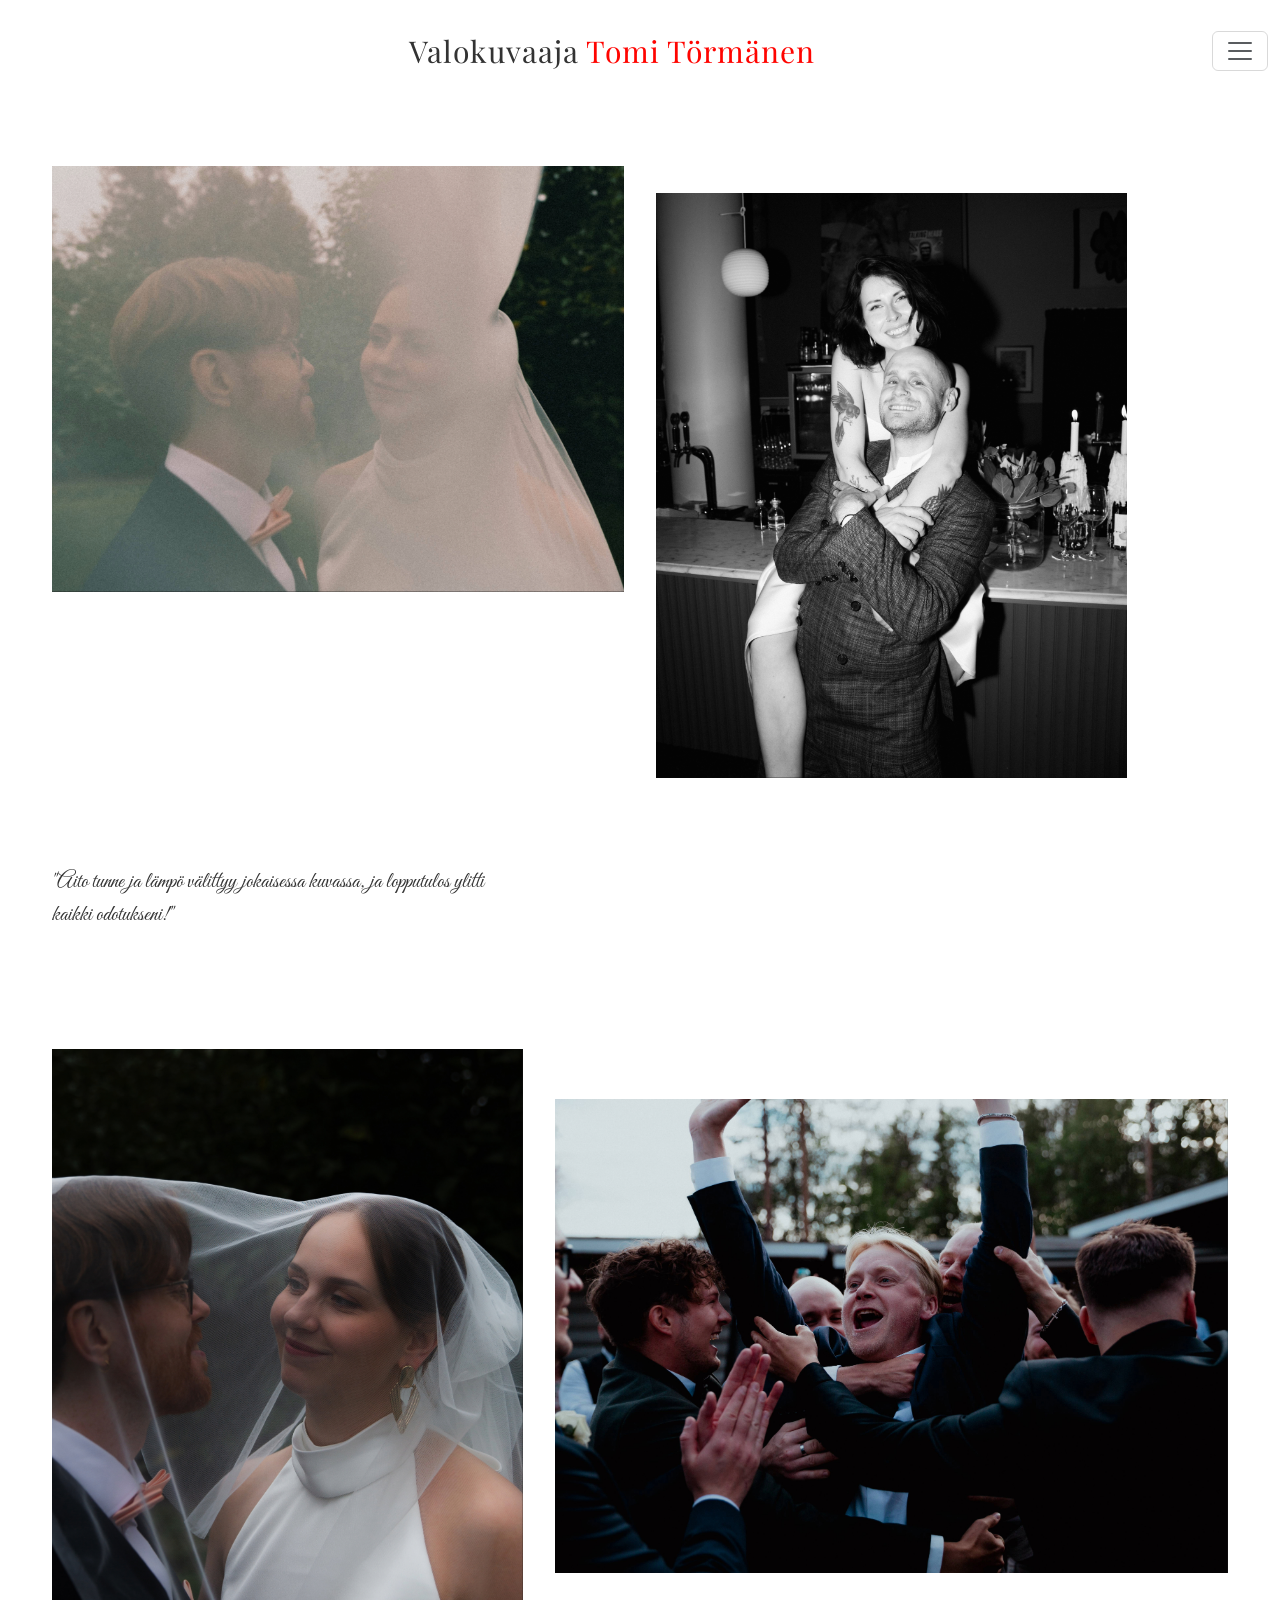
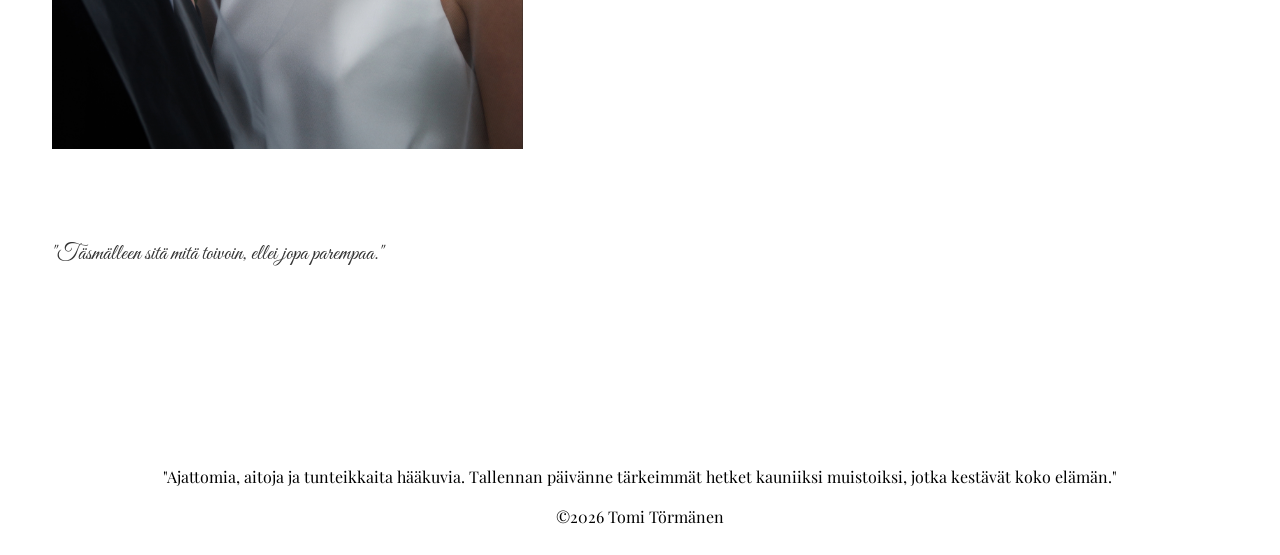
<file: index.html>
<!doctype html>
<html lang="en">
  <head>
    <meta charset="utf-8">
    <meta name="viewport" content="width=device-width, initial-scale=1">
    <title>Valokuvaaja Tomi Törmänen – Hääkuvat ja muotokuvaus</title>
    <meta name="description" content="Valokuvaaja Tomi Törmänen tarjoaa kauniita ja aitoja hääkuvia, muotokuvia ja tapahtumakuvausta. Tallennan tärkeimmät hetket tyylillä ja tunteella.">
    <meta name="keywords" content="valokuvaaja, hääkuva, muotokuva, tapahtumakuvaus, hääkuvat, valokuvaus">
    <meta name="robots" content="index, follow">
    <link href="https://cdn.jsdelivr.net/npm/bootstrap@5.3.3/dist/css/bootstrap.min.css"
    rel="stylesheet" integrity="sha384-QWTKZyjpPEjISv5WaRU9OFeRpok6YctnYmDr5pNlyT2bRjXh0JMhjY6hW+ALEwIH" crossorigin="anonymous">
    <link rel="stylesheet" href="css/css.css">
    <link rel="preconnect" href="https://fonts.googleapis.com">
    <link href="https://fonts.googleapis.com/css2?family=Great+Vibes&display=swap" rel="stylesheet">
    <link rel="preconnect" href="https://fonts.gstatic.com" crossorigin>
    <link href="https://fonts.googleapis.com/css2?family=Playfair+Display:wght@400;700&display=swap" rel="stylesheet">
  </head>
  <body>
    <div id="background-overlay"></div>
    <nav class="navbar bg-luonto sticky-top">
      <div class="container-fluid d-flex justify-content-between align-items-center">
        <a href="index.html" class="navbar-brand text-center mx-auto" id="figtree-uniquifier">
          <h1 class="logo-text">Valokuvaaja <span>Tomi Törmänen</span></h1>
        </a>
        <button class="navbar-toggler" type="button" data-bs-toggle="collapse" data-bs-target="#collapsibleNavbar">
          <span class="navbar-toggler-icon"></span>
        </button>
      </div>
      <div class="collapse navbar-collapse" id="collapsibleNavbar">
        <ul class="navbar-nav">
          <li class="nav-item"><a class="nav-link" href="index.html">Etusivu</a></li>
          <li class="nav-item"><a class="nav-link" href="mina.html">Kuka olen?</a></li>
          <li class="nav-item"><a class="nav-link" href="hinnasto.html">Hinnasto</a></li>
          <li class="nav-item"><a class="nav-link" href="yhteydenotto.html">Ota yhteyttä</a></li>
          <li class="nav-item"><a class="nav-link" href="portfolio.html">Portfolio</a></li>
        </ul>
      </div>
    </nav>
    <div class="container-fluid p-5">
      <div class="row">
        <div class="col-md-6 p-3">
          <img src="images2/_S5A5668.jpg" class="img-fluid" alt="Hääpari romanttisessa hääkuvassa luonnon keskellä">
        </div>
        <div class="col-md-5 p-3">
          <img src="images2/_S5A1078.jpg" class="img-fluid" style="margin-top: 27px;" alt="Hääpari poseeraamassa hääkuvauksessa luonnonvalossa">
        </div>
        <div class="col-md-5 p-3 bg-luonto tyhja-boksi"" style="margin-bottom: 27px;">
          <p class="arvostelu">"Aito tunne ja lämpö välittyy jokaisessa kuvassa, ja lopputulos ylitti kaikki odotukseni!"</p>
        </div>
      </div>
      <div class="row2"></div>
      <div class="row mt-2">
        <div class="col-md-5 p-3">
          <img src="images2/_S5A5626.jpg" class="img-fluid" alt="Romanttinen hääkuva pariskunnasta ulkona auringonvalossa">
        </div>
        <div class="col-md-7 p-3">
          <img src="images2/_S5A5570.jpg" class="img-fluid" style="margin-top: 50px;" alt="Hääkuva">
        </div>
        <div class="col-md-5 p-3 bg-luonto tyhja-boksi" style="margin-bottom: 100px;">
          <p class="arvostelu">"Täsmälleen sitä mitä toivoin, ellei jopa parempaa."</p>
        </div>
      </div>
    </div>
    <div class="row3"></div>
    <footer class="footer">
      <div class="row">
        <p>"Ajattomia, aitoja ja tunteikkaita hääkuvia. Tallennan päivänne tärkeimmät hetket kauniiksi muistoiksi, jotka kestävät koko elämän."</p>
        <p>&copy;2026 Tomi Törmänen</p>
      </div>
    </footer>
    <script src="https://cdn.jsdelivr.net/npm/bootstrap@5.3.3/dist/js/bootstrap.bundle.min.js" 
    integrity="sha384-YvpcrYf0tY3lHB60NNkmXc5s9fDVZLESaAA55NDzOxhy9GkcIdslK1eN7N6jIeHz" crossorigin="anonymous"></script>
    <script src="https://cdn.jsdelivr.net/npm/@popperjs/core@2.11.8/dist/umd/popper.min.js" 
    integrity="sha384-I7E8VVD/ismYTF4hNIPjVp/Zjvgyol6VFvRkX/vR+Vc4jQkC+hVqc2pM8ODewa9r" crossorigin="anonymous"></script>
  </body>
</html>
</file>
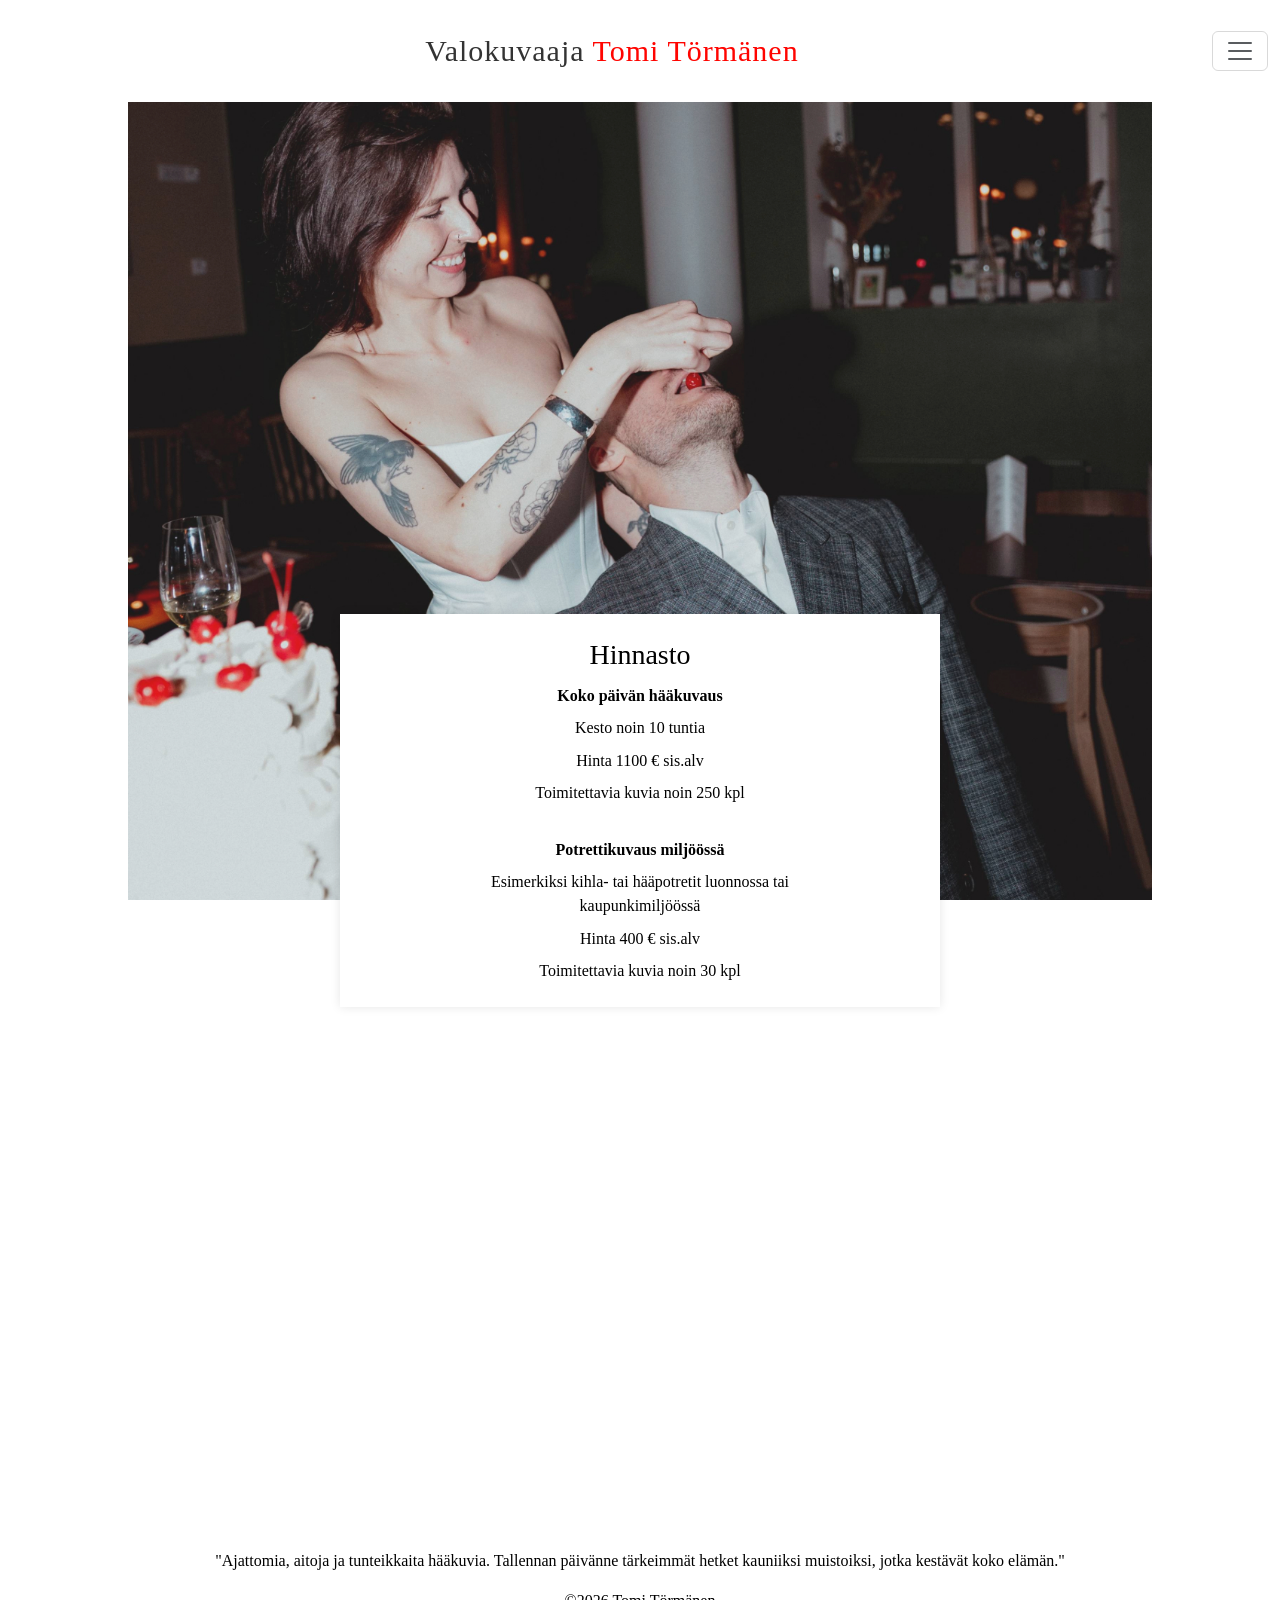
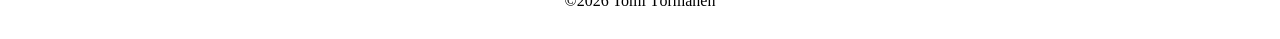
<file: hinnasto.html>
<!doctype html>
<html lang="en">
  <head>
    <meta charset="utf-8">
    <meta name="viewport" content="width=device-width, initial-scale=1">
    <title>Valokuvaaja Tomi Törmänen</title>
    <link href="https://cdn.jsdelivr.net/npm/bootstrap@5.3.3/dist/css/bootstrap.min.css"
    rel="stylesheet" integrity="sha384-QWTKZyjpPEjISv5WaRU9OFeRpok6YctnYmDr5pNlyT2bRjXh0JMhjY6hW+ALEwIH" crossorigin="anonymous">
    <link rel="stylesheet" href="css/css.css">

    <link rel="preconnect" href="https://fonts.googleapis.com">
    <link rel="preconnect" href="https://fonts.gstatic.com" crossorigin>
    <link href="https://fonts.googleapis.com/css2?family=Figtree:ital,wght@0,300..900;1,300..900&display=swap" rel="stylesheet">
   


  </head>

  <body>

    


    <nav class="navbar bg-luonto sticky-top">
      <div class="container-fluid d-flex justify-content-between align-items-center">
        <a href="index.html" class="navbar-brand text-center mx-auto" id="figtree-uniquifier">
          <h1 class="logo-text">Valokuvaaja <span>Tomi Törmänen</span></h1>
        </a>
        
        <button class="navbar-toggler" type="button" data-bs-toggle="collapse" data-bs-target="#collapsibleNavbar">
          <span class="navbar-toggler-icon"></span>
        </button>
      </div>
      <div class="collapse navbar-collapse" id="collapsibleNavbar">
        <ul class="navbar-nav">
          <li class="nav-item">
            <a class="nav-link" href="index.html">Etusivu</a>
          </li>
          <li class="nav-item">
            <a class="nav-link" href="mina.html">Kuka olen?</a>
          </li>
          <li class="nav-item">
            <a class="nav-link" href="hinnasto.html">Hinnasto</a>
          </li>
          <li class="nav-item">
            <a class="nav-link" href="yhteydenotto.html">Ota yhteyttä</a>
          </li>
          <li class="nav-item">
            <a class="nav-link" href="portfolio.html">Portfolio</a>
          </li>
        </ul>
      </div>
    </nav>

    <div id="background-overlay2" class="img-fluid"></div>

  <div class="content">
  <div class="hinta-container">
    <div class="hinta-sisältö">

      <div class="hinta-otsikko">
        <h3 class="otsikko2">Hinnasto</h3>
      </div>

      <div class="hinta-teksti">
        <b>Koko päivän hääkuvaus</b>
      </div>
      <div class="hinta-teksti">
        Kesto noin 10 tuntia
      </div>
      <div class="hinta-teksti">
        Hinta 1100 € sis.alv
      </div>
      <div class="hinta-teksti">
        Toimitettavia kuvia noin 250 kpl
      </div>

      <br>

      <div class="hinta-teksti">
        <b>Potrettikuvaus miljöössä</b>
      </div>
      <div class="hinta-teksti">
        Esimerkiksi kihla- tai hääpotretit luonnossa tai kaupunkimiljöössä
      </div>
      <div class="hinta-teksti">
        Hinta 400 € sis.alv
      </div>
      <div class="hinta-teksti">
        Toimitettavia kuvia noin 30 kpl
      </div>

    </div>
  </div>
</div>

 <div class="row3"></div>


 <footer class="footer">
  <div class="row">
    <p>"Ajattomia, aitoja ja tunteikkaita hääkuvia. Tallennan päivänne tärkeimmät hetket kauniiksi muistoiksi, jotka kestävät koko elämän."</p>
    <p>&copy;2026 Tomi Törmänen</p>
  </div>
</footer>
  




    <script src="https://cdn.jsdelivr.net/npm/bootstrap@5.3.3/dist/js/bootstrap.bundle.min.js" 
    integrity="sha384-YvpcrYf0tY3lHB60NNkmXc5s9fDVZLESaAA55NDzOxhy9GkcIdslK1eN7N6jIeHz" crossorigin="anonymous"></script>

    <script src="https://cdn.jsdelivr.net/npm/@popperjs/core@2.11.8/dist/umd/popper.min.js" 
    integrity="sha384-I7E8VVD/ismYTF4hNIPjVp/Zjvgyol6VFvRkX/vR+Vc4jQkC+hVqc2pM8ODewa9r" crossorigin="anonymous"></script>

  </body>

</html>
</file>
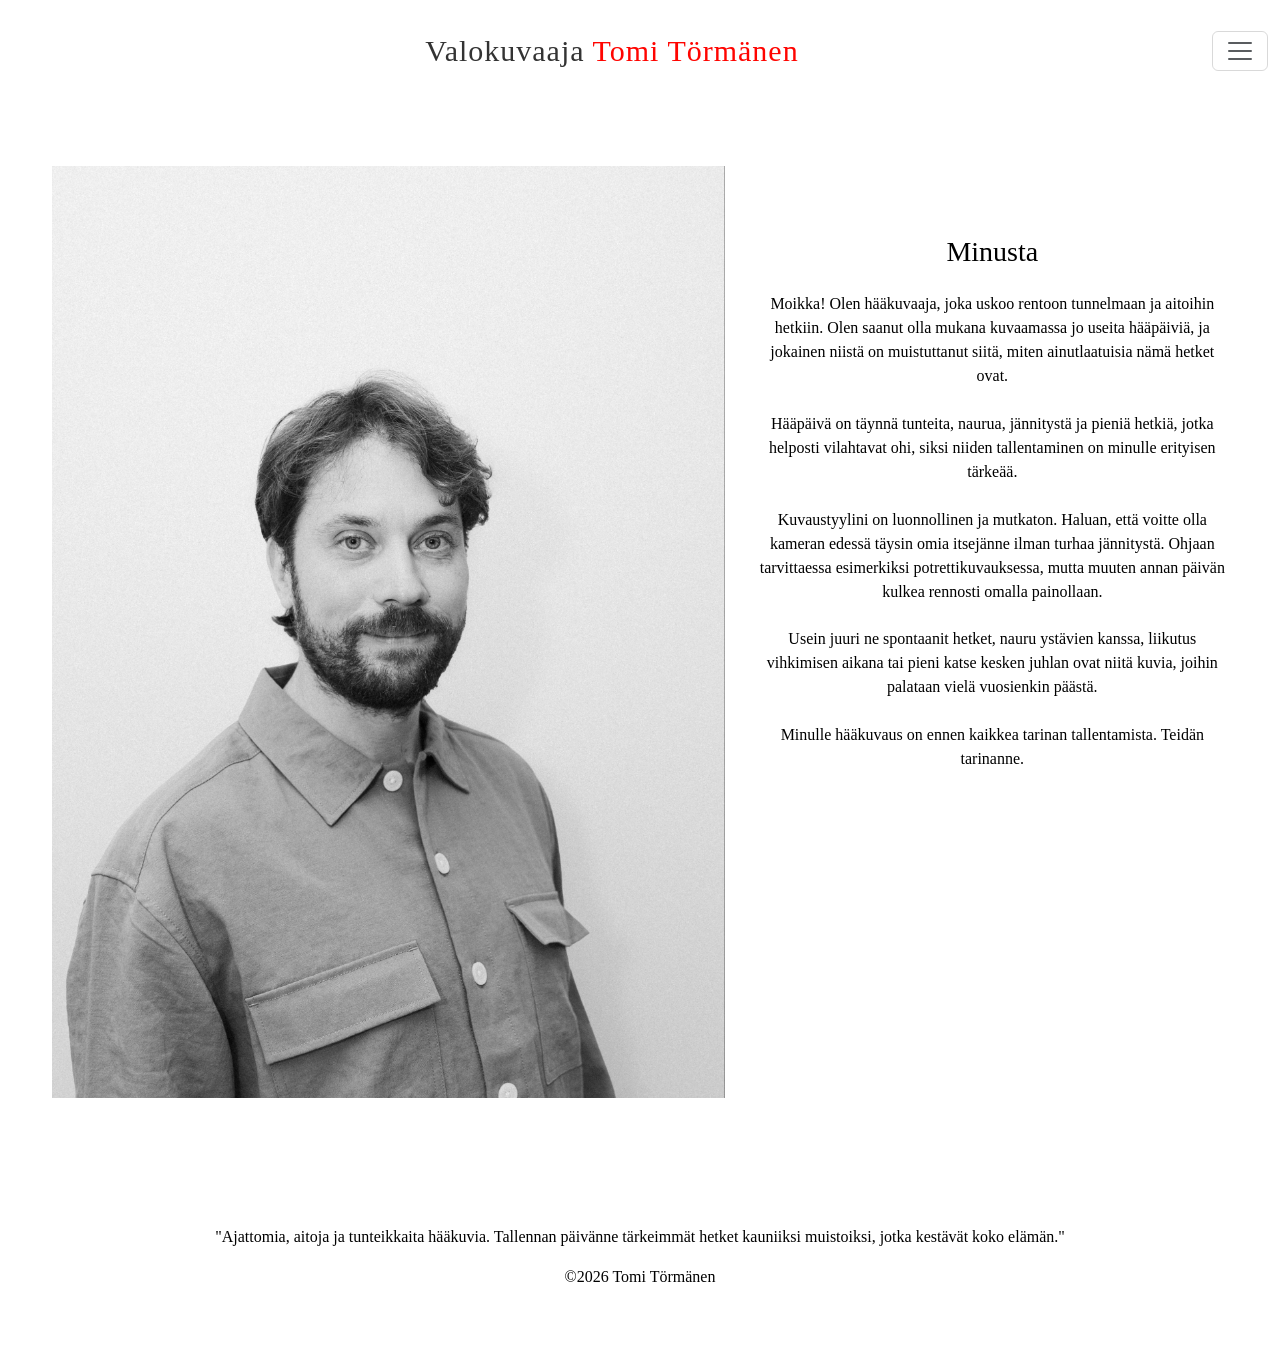
<file: mina.html>
<!doctype html>
<html lang="en">
  <head>
    <meta charset="utf-8">
    <meta name="viewport" content="width=device-width, initial-scale=1">
    <title>Valokuvaaja Tomi Törmänen</title>
    <link href="https://cdn.jsdelivr.net/npm/bootstrap@5.3.3/dist/css/bootstrap.min.css"
    rel="stylesheet" integrity="sha384-QWTKZyjpPEjISv5WaRU9OFeRpok6YctnYmDr5pNlyT2bRjXh0JMhjY6hW+ALEwIH" crossorigin="anonymous">
    <link rel="stylesheet" href="css/css.css">

    <link rel="preconnect" href="https://fonts.googleapis.com">
    <link rel="preconnect" href="https://fonts.gstatic.com" crossorigin>
    <link href="https://fonts.googleapis.com/css2?family=Figtree:ital,wght@0,300..900;1,300..900&display=swap" rel="stylesheet">
   


  </head>

  <body>

    <div id="background-overlay">Kuva</div>


    <nav class="navbar bg-luonto sticky-top">
      <div class="container-fluid d-flex justify-content-between align-items-center">
        <a href="index.html" class="navbar-brand text-center mx-auto" id="figtree-uniquifier">
          <h1 class="logo-text">Valokuvaaja <span>Tomi Törmänen</span></h1>
        </a>
        
        <button class="navbar-toggler" type="button" data-bs-toggle="collapse" data-bs-target="#collapsibleNavbar">
          <span class="navbar-toggler-icon"></span>
        </button>
      </div>
      <div class="collapse navbar-collapse" id="collapsibleNavbar">
        <ul class="navbar-nav">
          <li class="nav-item">
            <a class="nav-link" href="index.html">Etusivu</a>
          </li>
          <li class="nav-item">
            <a class="nav-link" href="mina.html">Kuka olen?</a>
          </li>
          <li class="nav-item">
            <a class="nav-link" href="hinnasto.html">Hinnasto</a>
          </li>
          <li class="nav-item">
            <a class="nav-link" href="yhteydenotto.html">Ota yhteyttä</a>
          </li>
          <li class="nav-item">
            <a class="nav-link" href="portfolio.html">Portfolio</a>
          </li>
        </ul>
      </div>
    </nav>

    <div class="container-fluid p-5">
      <div class="row">
        <div class="col-md-7 p-3">
          <img src="images2/oma (1 of 1).jpg" class="img-fluid" alt="Kuva 1">
        </div>
        <div class="col-md-5 p-3 bg-luonto rivi1">
          <h3 class="otsikko">Minusta</h3>
          <p class="keskelle">
            Moikka! Olen hääkuvaaja, joka uskoo rentoon tunnelmaan ja aitoihin hetkiin.
            Olen saanut olla mukana kuvaamassa jo useita hääpäiviä, ja jokainen niistä on muistuttanut siitä,
            miten ainutlaatuisia nämä hetket ovat.
          </p>

          <p class="keskelle">
            Hääpäivä on täynnä tunteita, naurua, jännitystä ja pieniä hetkiä,
            jotka helposti vilahtavat ohi, siksi niiden tallentaminen on minulle erityisen tärkeää.
          </p>

          <p class="keskelle">
            Kuvaustyylini on luonnollinen ja mutkaton. Haluan, että voitte olla kameran edessä täysin omia itsejänne ilman turhaa jännitystä.
            Ohjaan tarvittaessa esimerkiksi potrettikuvauksessa, mutta muuten annan päivän kulkea rennosti omalla painollaan.
          </p>

          <p class="keskelle">
            Usein juuri ne spontaanit hetket, nauru ystävien kanssa, liikutus vihkimisen aikana tai pieni katse kesken juhlan 
            ovat niitä kuvia, joihin palataan vielä vuosienkin päästä.
          </p>

          <p class="keskelle">
            Minulle hääkuvaus on ennen kaikkea tarinan tallentamista. Teidän tarinanne.
          </p>

        </div>
      </div>
    

 <div class="row3"></div>


 <footer class="footer">
  <div class="row">
    <p>"Ajattomia, aitoja ja tunteikkaita hääkuvia. Tallennan päivänne tärkeimmät hetket kauniiksi muistoiksi, jotka kestävät koko elämän."</p>
    <p>&copy;2026 Tomi Törmänen</p>
  </div>
</footer>

  




    <script src="https://cdn.jsdelivr.net/npm/bootstrap@5.3.3/dist/js/bootstrap.bundle.min.js" 
    integrity="sha384-YvpcrYf0tY3lHB60NNkmXc5s9fDVZLESaAA55NDzOxhy9GkcIdslK1eN7N6jIeHz" crossorigin="anonymous"></script>

    <script src="https://cdn.jsdelivr.net/npm/@popperjs/core@2.11.8/dist/umd/popper.min.js" 
    integrity="sha384-I7E8VVD/ismYTF4hNIPjVp/Zjvgyol6VFvRkX/vR+Vc4jQkC+hVqc2pM8ODewa9r" crossorigin="anonymous"></script>

  </body>
</html>
</file>
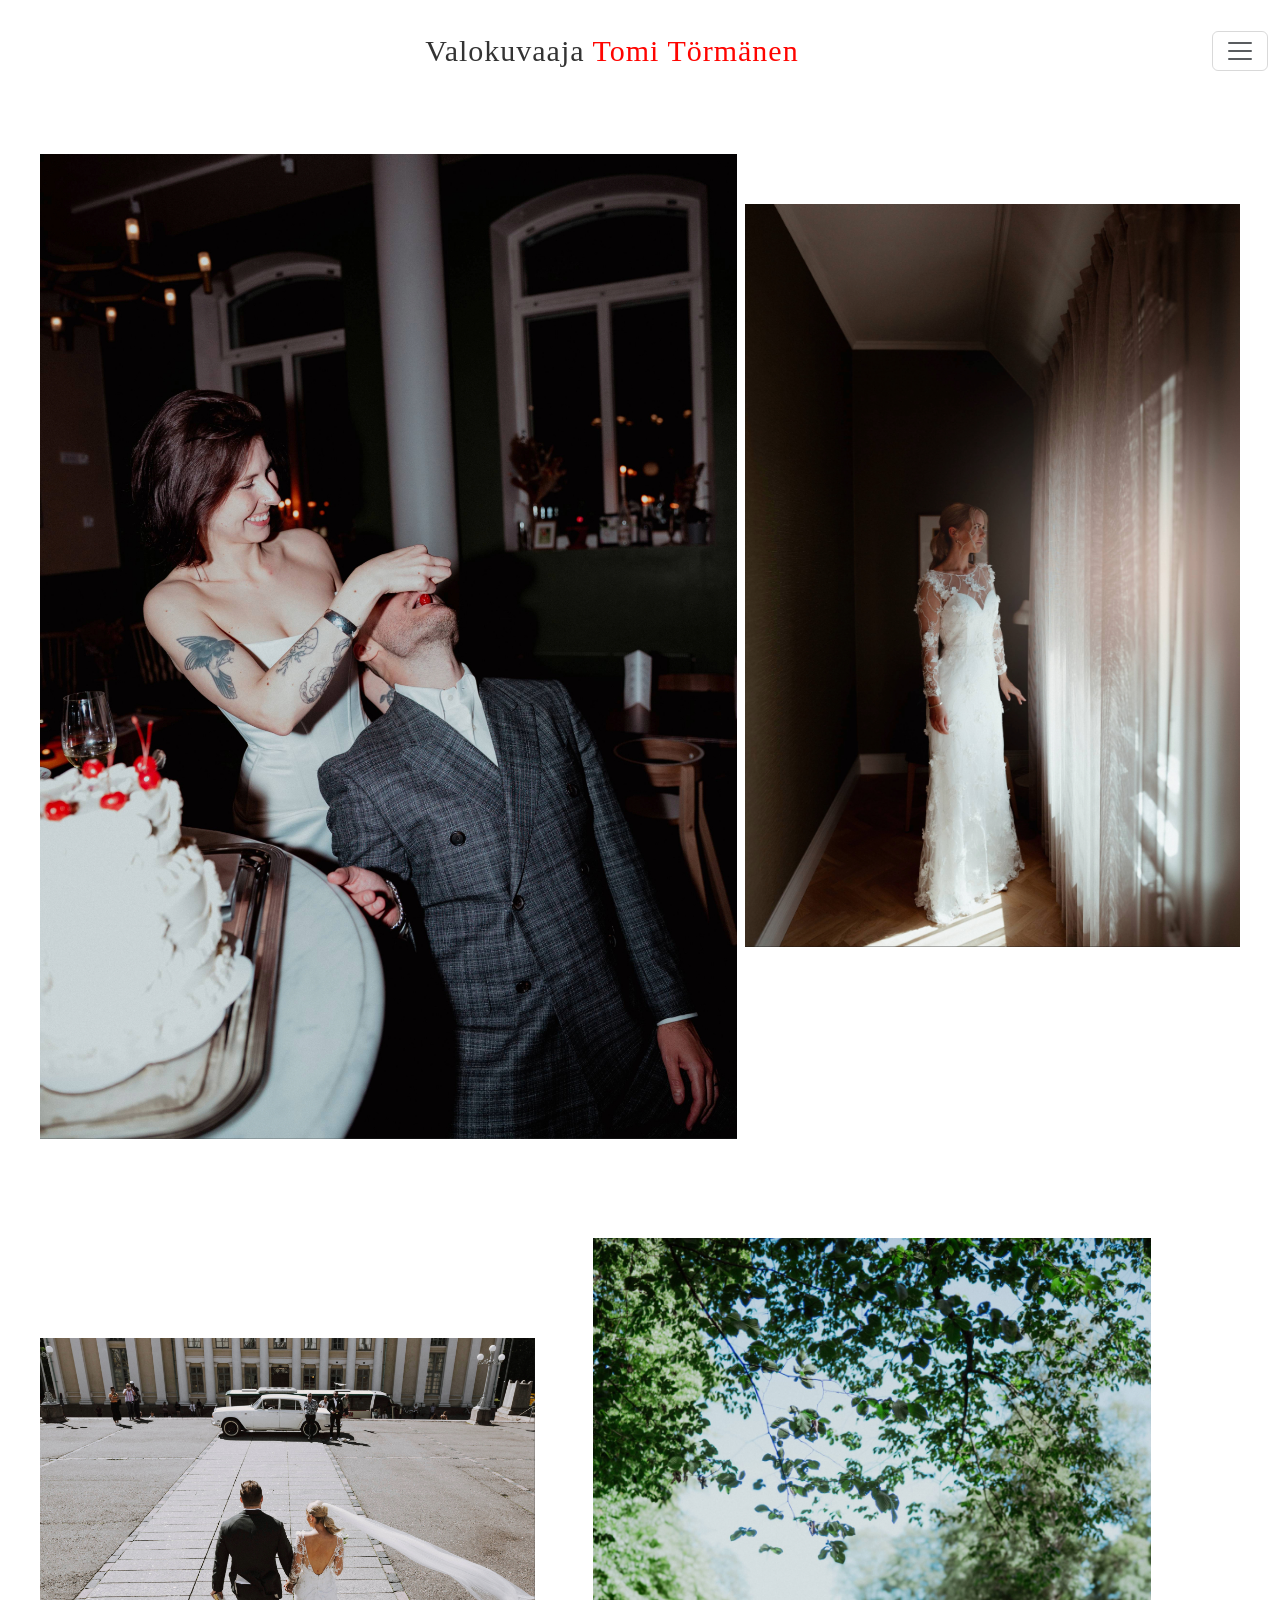
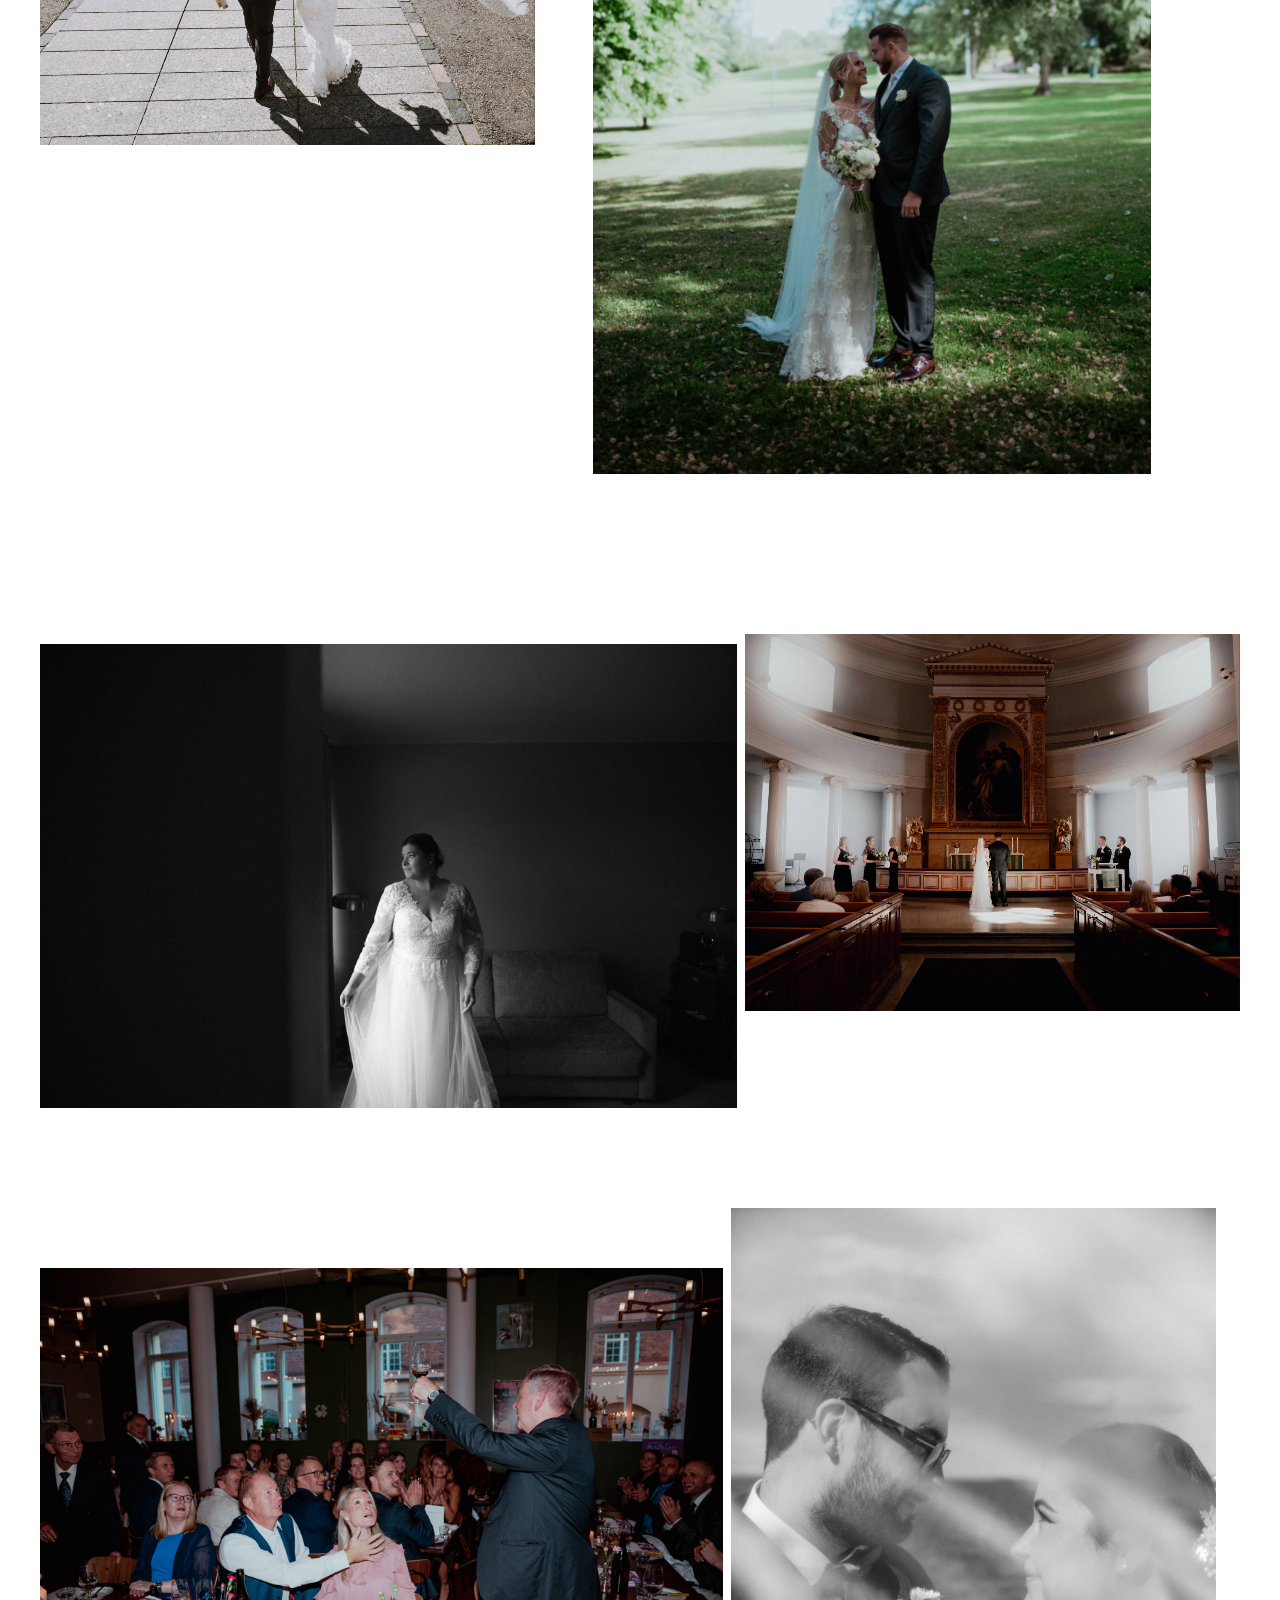
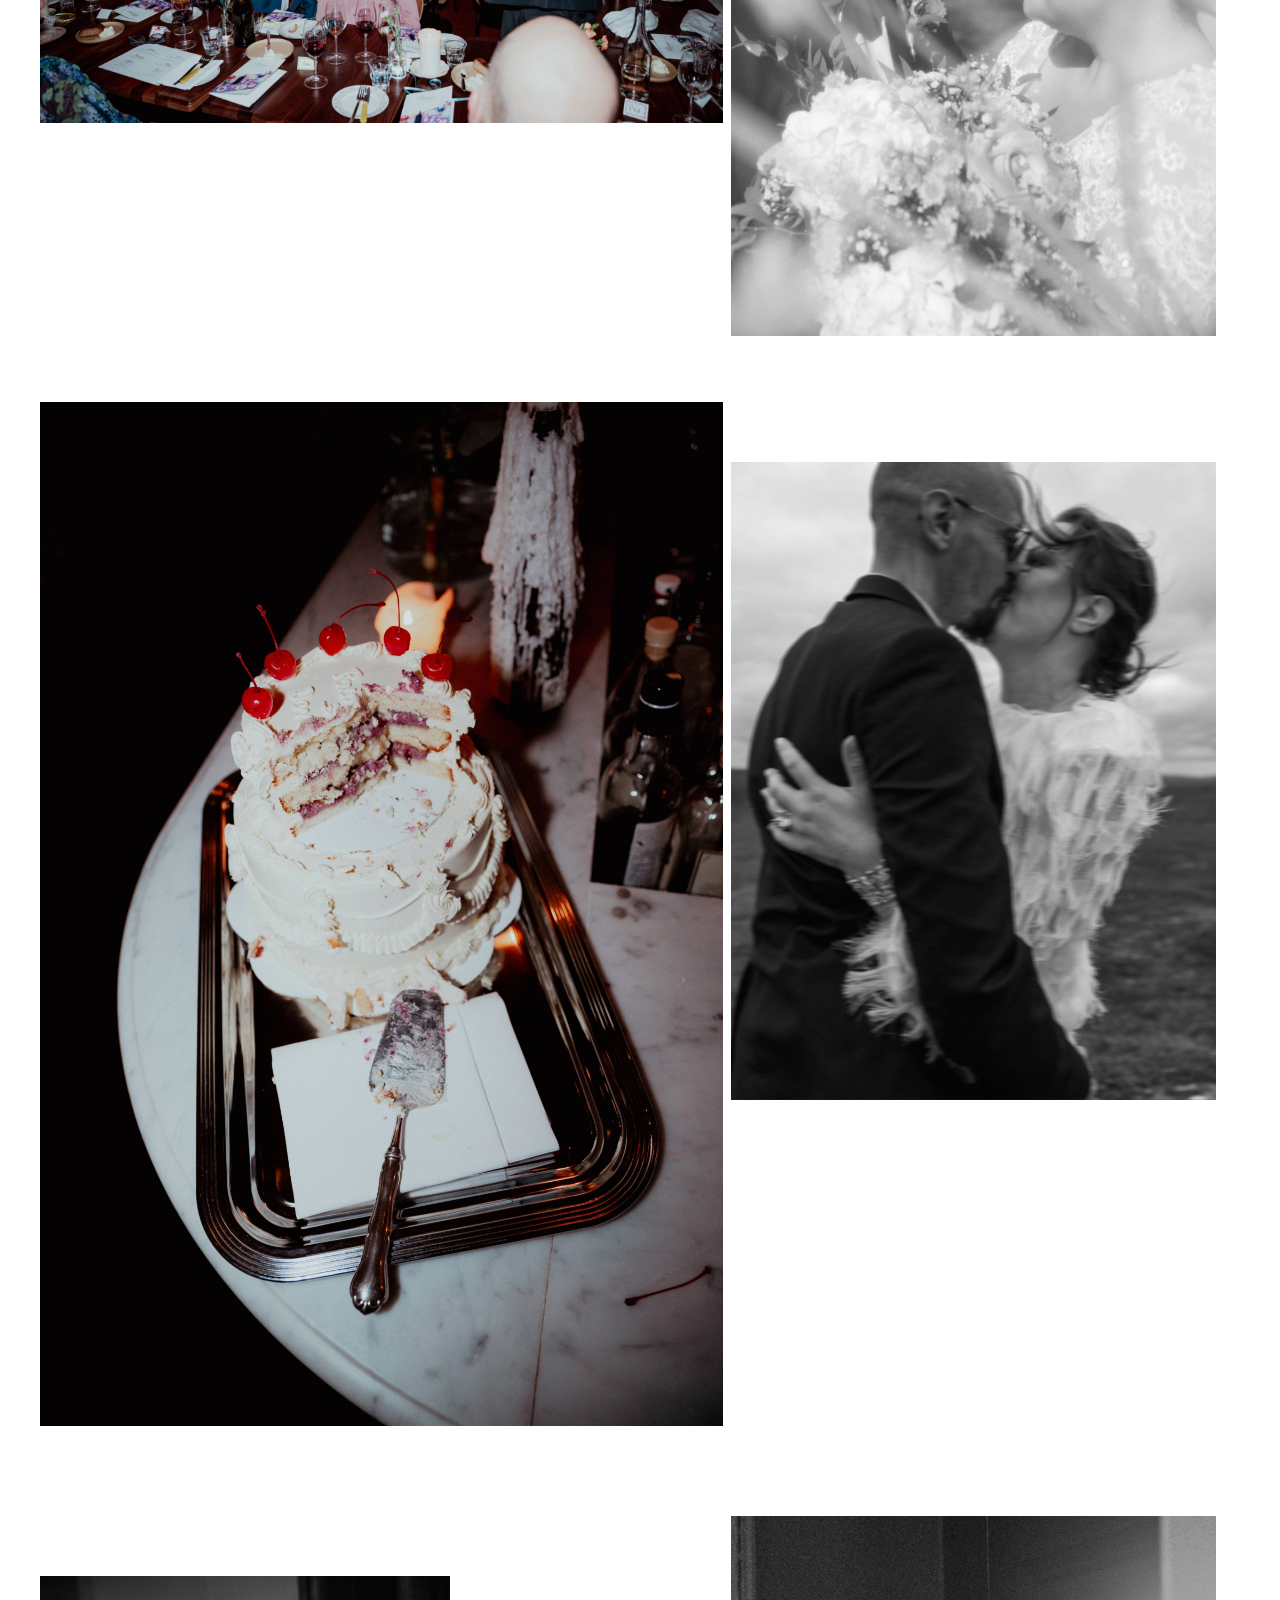
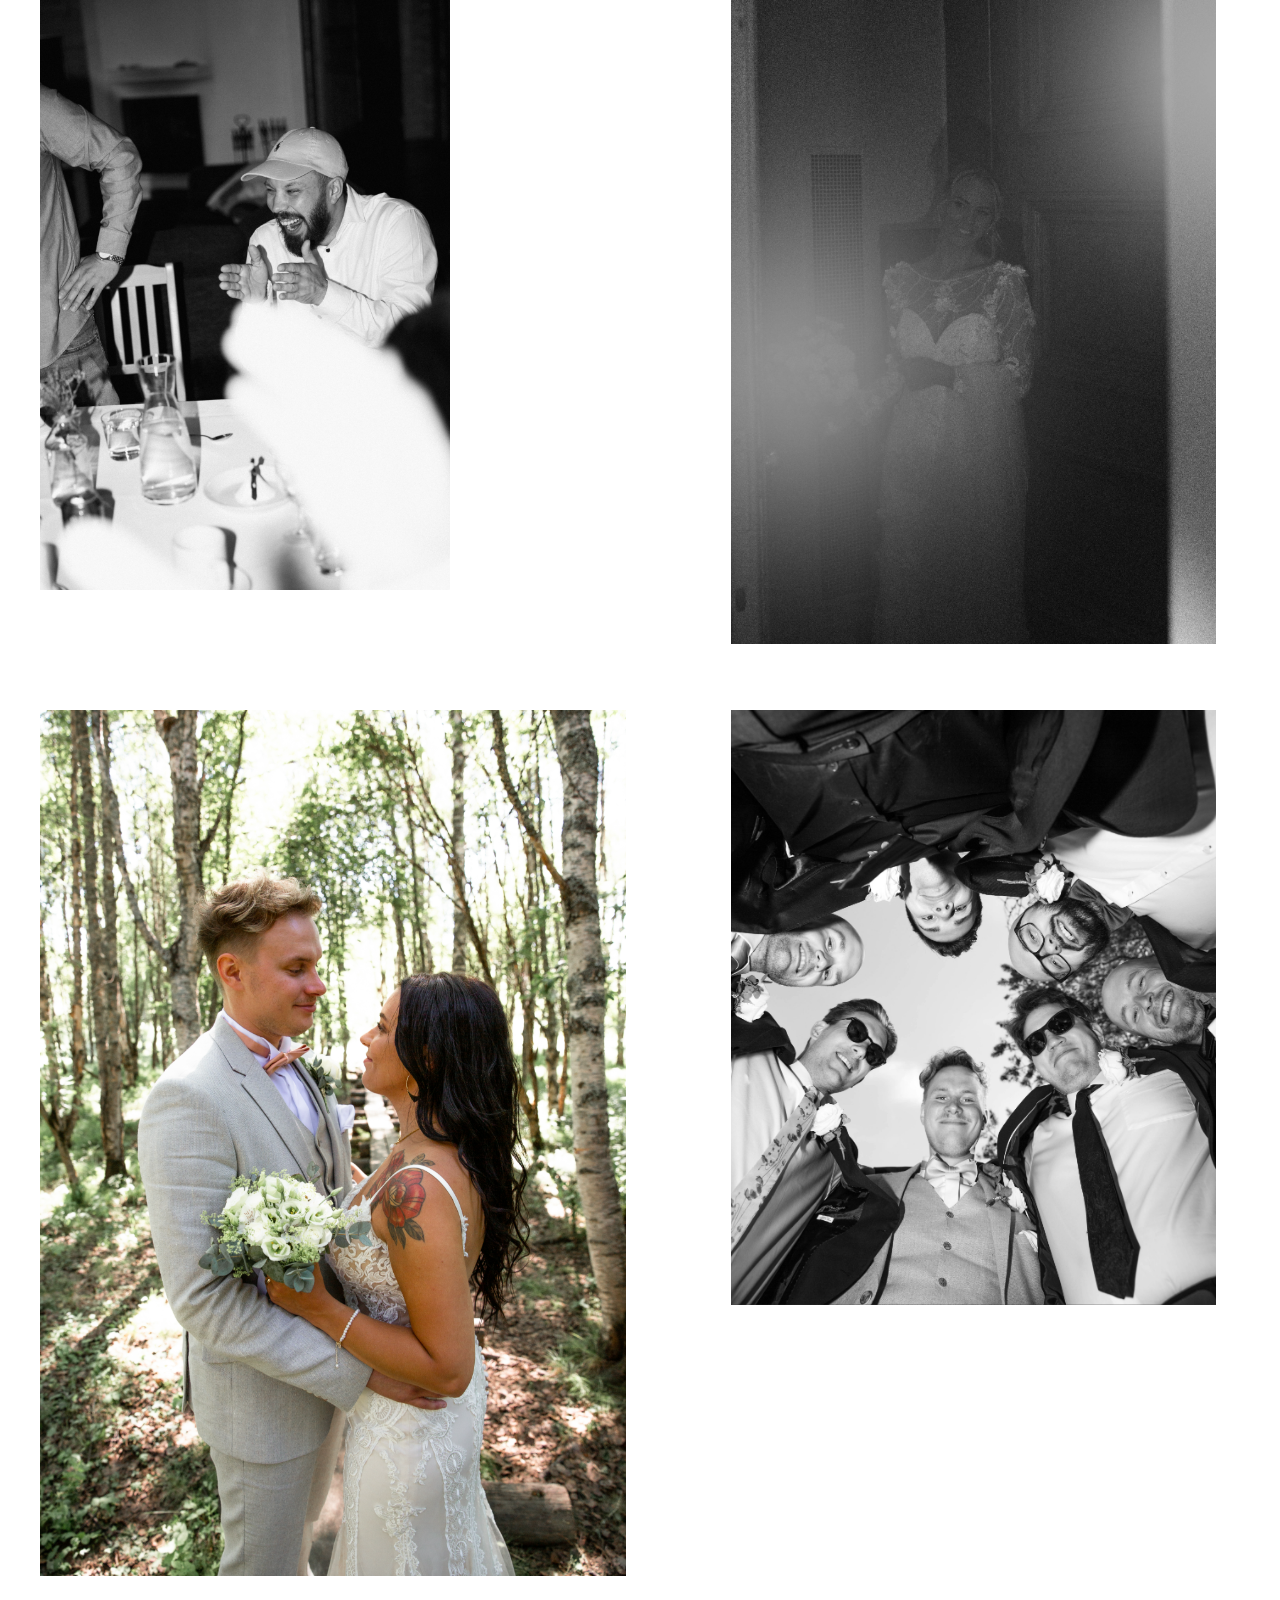
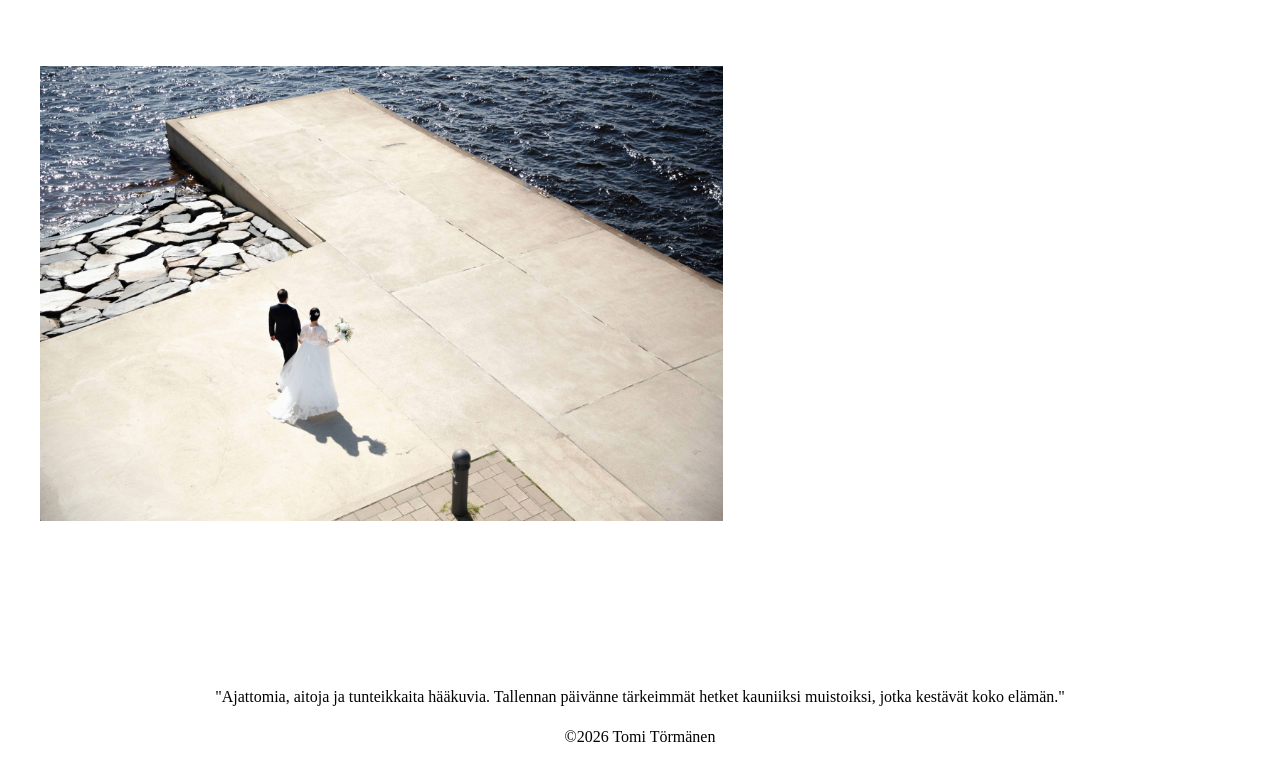
<file: portfolio.html>
<!doctype html>
<html lang="en">
  <head>
    <meta charset="utf-8">
    <meta name="viewport" content="width=device-width, initial-scale=1">
    <title>Hääkuvaaja Tomi Törmänen</title>
    <link href="https://cdn.jsdelivr.net/npm/bootstrap@5.3.3/dist/css/bootstrap.min.css"
    rel="stylesheet" integrity="sha384-QWTKZyjpPEjISv5WaRU9OFeRpok6YctnYmDr5pNlyT2bRjXh0JMhjY6hW+ALEwIH" crossorigin="anonymous">
    <link rel="stylesheet" href="css/css.css">

    <link rel="preconnect" href="https://fonts.googleapis.com">
    <link rel="preconnect" href="https://fonts.gstatic.com" crossorigin>
    <link href="https://fonts.googleapis.com/css2?family=Figtree:ital,wght@0,300..900;1,300..900&display=swap" rel="stylesheet">
   


  </head>

  <body>

    


    <nav class="navbar bg-luonto sticky-top">
      <div class="container-fluid d-flex justify-content-between align-items-center">
        <a href="index.html" class="navbar-brand text-center mx-auto" id="figtree-uniquifier">
          <h1 class="logo-text">Valokuvaaja <span>Tomi Törmänen</span></h1>
        </a>
        
        <button class="navbar-toggler" type="button" data-bs-toggle="collapse" data-bs-target="#collapsibleNavbar">
          <span class="navbar-toggler-icon"></span>
        </button>
      </div>
      <div class="collapse navbar-collapse" id="collapsibleNavbar">
        <ul class="navbar-nav">
          <li class="nav-item">
            <a class="nav-link" href="index.html">Etusivu</a>
          </li>
          <li class="nav-item">
            <a class="nav-link" href="mina.html">Kuka olen?</a>
          </li>
          <li class="nav-item">
            <a class="nav-link" href="hinnasto.html">Hinnasto</a>
          </li>
          <li class="nav-item">
            <a class="nav-link" href="yhteydenotto.html">Ota yhteyttä</a>
          </li>
          <li class="nav-item">
            <a class="nav-link" href="portfolio.html">Portfolio</a>
          </li>
        </ul>
      </div>
    </nav>

    <div class="container-fluid p-5">
  <div class="row">
    <div class="col-md-7 p-1">
      <img src="images2/_S5A0631.jpg" class="img-fluid portfolio-img" alt="Hääkuvaaja">
    </div>
    <div class="col-md-5 p-1">
      <img src="images/_S5A9908-Edit-2.jpg" class="img-fluid portfolio-img" style="margin-top: 50px;" alt="Hääkuvaaja">
    </div>
  </div>

  <div class="row mt-2">
    <div class="col-md-5 p-1">
      <img src="images/_S5A0220.jpg" class="img-fluid portfolio-img" style="margin-top: 100px;" alt="Hääkuvaaja">
    </div>
    <div class="col-md-7 p-1">
      <img src="images/m.jpg" class="img-fluid portfolio-img" style="margin-left: 50px;" width="80%" alt="Hääkuvaaja">
    </div>
  </div>

  <div class="row mt-2">
    <div class="col-md-7 p-1">
      <img src="images/_S5A5764.jpg" class="img-fluid portfolio-img" style="margin-top: 70px;" alt="Hääkuvaaja">
    </div>
    <div class="col-md-5 p-1">
      <img src="images/_S5A0075.jpg" class="img-fluid portfolio-img" style="margin-top: 60px;" alt="Hääkuvaaja">
    </div>
    <div class="row mt-2">
    <div class="col-md-7 p-1">
      <img src="images/_S5A0311.jpg" class="img-fluid portfolio-img" style="margin-top: 60px;" alt="Hääkuvaaja">
    </div>
    <div class="col-md-5 p-1">
      <img src="images/_S5A6587-2.jpg" class="img-fluid portfolio-img" alt="Hääkuvaaja">
    </div>
    <div class="col-md-7 p-1">
      <img src="images/_S5A0671.jpg" class="img-fluid portfolio-img"  alt="Hääkuvaaja">
    </div>
    <div class="col-md-5 p-1">
      <img src="images/_S5A8967-Palautettu.jpg" class="img-fluid portfolio-img" style="margin-top: 60px;" alt="Hääkuvaaja">
    </div>
    <div class="col-md-7 p-1">
      <img src="images/_S5A9575-2.jpg" class="img-fluid portfolio-img" style="margin-top: 60px;" width="60%"  alt="Hääkuvaaja">
    </div>
    <div class="col-md-5 p-1">
      <img src="images/_MG_9521.jpg" class="img-fluid portfolio-img"  alt="Hääkuvaaja">
    </div>
    <div class="col-md-7 p-1">
      <img src="images/Näyttökuva 2026-03-09 214622.png" class="img-fluid portfolio-img"  alt="Hääkuvaaja">
    </div>
    <div class="col-md-5 p-1">
      <img src="images/_S5A4874.jpg" class="img-fluid portfolio-img"  alt="Hääkuvaaja">
    </div>
    <div class="col-md-7 p-1">
      <img src="images/_S5A6298.jpg" class="img-fluid portfolio-img"  alt="Hääkuvaaja">
    </div>
    
    
  </div>
</div>


  </div>
</div>


 <div class="row3"></div>


 <footer class="footer">
  <div class="row">
    <p>"Ajattomia, aitoja ja tunteikkaita hääkuvia. Tallennan päivänne tärkeimmät hetket kauniiksi muistoiksi, jotka kestävät koko elämän."</p>
    <p>&copy;2026 Tomi Törmänen</p>
  </div>
</footer>

  




    <script src="https://cdn.jsdelivr.net/npm/bootstrap@5.3.3/dist/js/bootstrap.bundle.min.js" 
    integrity="sha384-YvpcrYf0tY3lHB60NNkmXc5s9fDVZLESaAA55NDzOxhy9GkcIdslK1eN7N6jIeHz" crossorigin="anonymous"></script>

    <script src="https://cdn.jsdelivr.net/npm/@popperjs/core@2.11.8/dist/umd/popper.min.js" 
    integrity="sha384-I7E8VVD/ismYTF4hNIPjVp/Zjvgyol6VFvRkX/vR+Vc4jQkC+hVqc2pM8ODewa9r" crossorigin="anonymous"></script>

  </body>
</html>
</file>
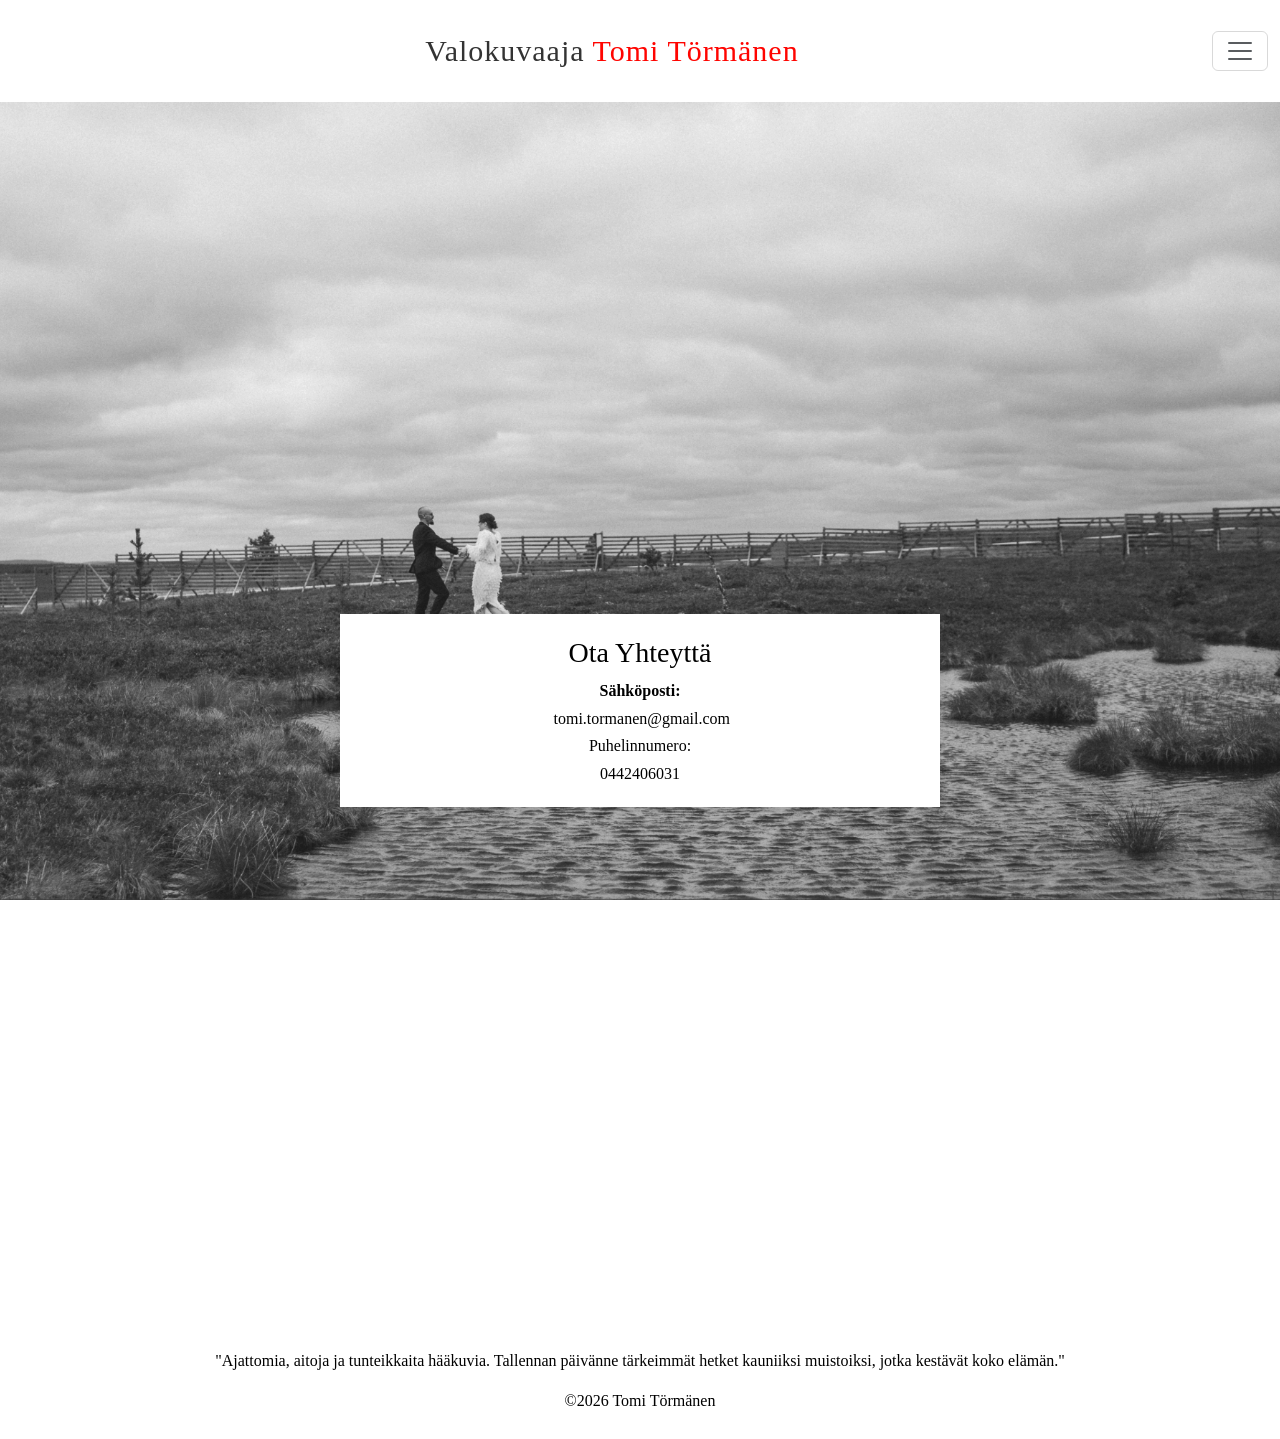
<file: yhteydenotto.html>
<!doctype html>
<html lang="en">
  <head>
    <meta charset="utf-8">
    <meta name="viewport" content="width=device-width, initial-scale=1">
    <title>Valokuvaaja Tomi Törmänen</title>
    <link href="https://cdn.jsdelivr.net/npm/bootstrap@5.3.3/dist/css/bootstrap.min.css"
    rel="stylesheet" integrity="sha384-QWTKZyjpPEjISv5WaRU9OFeRpok6YctnYmDr5pNlyT2bRjXh0JMhjY6hW+ALEwIH" crossorigin="anonymous">
    <link rel="stylesheet" href="css/css.css">

    <link rel="preconnect" href="https://fonts.googleapis.com">
    <link rel="preconnect" href="https://fonts.gstatic.com" crossorigin>
    <link href="https://fonts.googleapis.com/css2?family=Figtree:ital,wght@0,300..900;1,300..900&display=swap" rel="stylesheet">
   


  </head>

  <body>


    <nav class="navbar bg-luonto sticky-top">
      <div class="container-fluid d-flex justify-content-between align-items-center">
        <a href="index.html" class="navbar-brand text-center mx-auto" id="figtree-uniquifier">
          <h1 class="logo-text">Valokuvaaja <span>Tomi Törmänen</span></h1>
        </a>
        
        <button class="navbar-toggler" type="button" data-bs-toggle="collapse" data-bs-target="#collapsibleNavbar">
          <span class="navbar-toggler-icon"></span>
        </button>
      </div>
      <div class="collapse navbar-collapse" id="collapsibleNavbar">
        <ul class="navbar-nav">
          <li class="nav-item">
            <a class="nav-link" href="index.html">Etusivu</a>
          </li>
          <li class="nav-item">
            <a class="nav-link" href="mina.html">Kuka olen?</a>
          </li>
          <li class="nav-item">
            <a class="nav-link" href="hinnasto.html">Hinnasto</a>
          </li>
          <li class="nav-item">
            <a class="nav-link" href="yhteydenotto.html">Ota yhteyttä</a>
          </li>
          <li class="nav-item">
            <a class="nav-link" href="portfolio.html">Portfolio</a>
          </li>
        </ul>
      </div>
    </nav>

    <div id="background-overlay3" class="img-fluid"></div>
    
    <div class="content">
  <div class="hinta-container">
    <div class="hinta-sisältö">

      <div class="hinta-otsikko">
        <h3 class="otsikko2">Ota Yhteyttä</h3>
      </div>

      <div class="hinta-teksti">
        <b>Sähköposti:</b>
      </div>
      <div class="hinta-teksti">
        tomi.tormanen@gmail.com
      </div>
      <div class="hinta-teksti">
       Puhelinnumero:
      </div>
      <div class="hinta-teksti">
        0442406031
      </div>


    </div>
  </div>
</div>

 <div class="row3"></div>


 <footer class="footer">
  <div class="row">
    <p>"Ajattomia, aitoja ja tunteikkaita hääkuvia. Tallennan päivänne tärkeimmät hetket kauniiksi muistoiksi, jotka kestävät koko elämän."</p>
    <p>&copy;2026 Tomi Törmänen</p>
  </div>
</footer>

  




    <script src="https://cdn.jsdelivr.net/npm/bootstrap@5.3.3/dist/js/bootstrap.bundle.min.js" 
    integrity="sha384-YvpcrYf0tY3lHB60NNkmXc5s9fDVZLESaAA55NDzOxhy9GkcIdslK1eN7N6jIeHz" crossorigin="anonymous"></script>

    <script src="https://cdn.jsdelivr.net/npm/@popperjs/core@2.11.8/dist/umd/popper.min.js" 
    integrity="sha384-I7E8VVD/ismYTF4hNIPjVp/Zjvgyol6VFvRkX/vR+Vc4jQkC+hVqc2pM8ODewa9r" crossorigin="anonymous"></script>

  </body>
</html>
</file>
<file: css/css.css>
body {
  font-family: 'Playfair Display', serif;
  color: #000000;
  height: 100vh;
}

#background-overlay {
  position: fixed;
  top: 0;
  left: 0;
  width: 100%;
  height: 100%;
  color:white ;
  background-size: cover;
  background-position: center;
  background-repeat: no-repeat;
  opacity: 0.9; 
  z-index: -1;
}

#background-overlay2 {
  position: fixed;
  top: 0;
  left: 0;
  width: 100%;
  height: 100%;
  background-image: url("../images2/_S5A0631.jpg");
  background-size: 80%;
  background-position: center;
  background-repeat: no-repeat;
  opacity: 0.9; 
  z-index: -1;
}

#background-overlay3 {
  position: fixed;
  top: 0;
  left: 0;
  width: 100%;
  height: 100%;
  background-image: url("../images2/_S5A8709.jpg");
  background-size: cover;
  background-position: center;
  background-repeat: no-repeat;
  opacity: 0.9; 
  z-index: -1;
}


.navbar-brand {
  font-size: 30px;
  color: #ffc66a;
 
}

.keskelle{

  margin-top: 5%;
  text-align: center;
  

}



.teksti {


  padding-top: 3%;
  text-align: center;

}


#väliylös {

  margin-top: 20px;
  margin-bottom: 20px;
}


.otsikko{
  padding-top: 5%;
  margin-top: 2%;
  text-align: center;
  
}

.otsikko2 {
  padding-top: 1%;
  text-align: center;
  
}


.navbar-brand,
.nav-link {
    color: #000000;
}

#figtree-uniquifier {
  font-family: "Figtree", sans-serif;
  font-optical-sizing: auto;
  font-style: normal;
  
  
}

.bg-luonto {
  background-color:  #ffffff;

}

.rivi1{
  height: fit-content;
  margin-top: 3%;
}

.rivi2 {
  height: fit-content;
  margin-top: 8%;
}

.rivi3
{
  margin-top: 4%;
}

.rivi4
{
  margin-top: 4%;
  margin-bottom: 12%;
}


.hinta-container {
  display: flex;
  justify-content: center;
  align-items: center;
  background-color: #ffffff;
  padding: 20px;
  box-shadow: 0 0 10px rgba(0, 0, 0, 0.1);
  text-align: center;
  width: 80%;
  max-width: 600px;
  margin:40% auto
}
.hinta-sisältö {
  display: grid;
  column-gap: 50px;

 
}

.row1
{
height: 20px;

}

.row2
{

  height: 50px
}

.row3
{
  height: 20px;
}

.row5
{
  height: 20px;
}
.hinta-otsikko, #teksti-keskelle {
  font-size: 24px;
  font-weight: bold;
}
.hinta-teksti {
  padding: 1%;
  font-size: 16px;
  line-height: 1.5;
}

.flex-container {
  display: flex;
  justify-content: center;
  align-items: center;
  height: 100vh;
}

.img-fluid
{
  margin-bottom: 12%
}

.img-fluid4
{
  margin-bottom: 16%
}
.contact-card {
  width: 100%;
  max-width: 500px;
  padding: 2rem;
  box-shadow: 0 4px 8px rgba(0, 0, 0, 0.1);
  border-radius: 8px;
  background-color: #ffffff;
}


.footer {
  position: relative;
  bottom: 0;
  width: 100%;
  text-align: center;
  padding: 10px 0;
  background-color: #ffffff;
}


.logo-text {
  font-family: 'Playfair Display', serif;
  font-weight: 400;
  font-size: 30px;
  text-align: center;
  color: #333;
  letter-spacing: 1px;
  margin: 20px 0;
}

.logo-text span {
  font-weight: 400; 
  color: #ff0400;   
}

#tyhja-boksi {
  
  min-height: 120px;
  display: flex;
  flex-direction: column;
  justify-content: center;
  align-items: center;     
  text-align: center;
  padding: 15px;
  background-color: #ffffff;
  opacity: 0.9; 
  z-index: -1;
}

.tyhja-boksi .arvostelu {
  font-family: 'Great Vibes', cursive; 
  font-size: 22px;
  color: #333;
  margin: 0;
}

#tyhja-boksi .asiakas {
  font-size: 18px;
  margin-top: 10px;
  font-weight: bold;
  font-style: normal;
}
</file>
